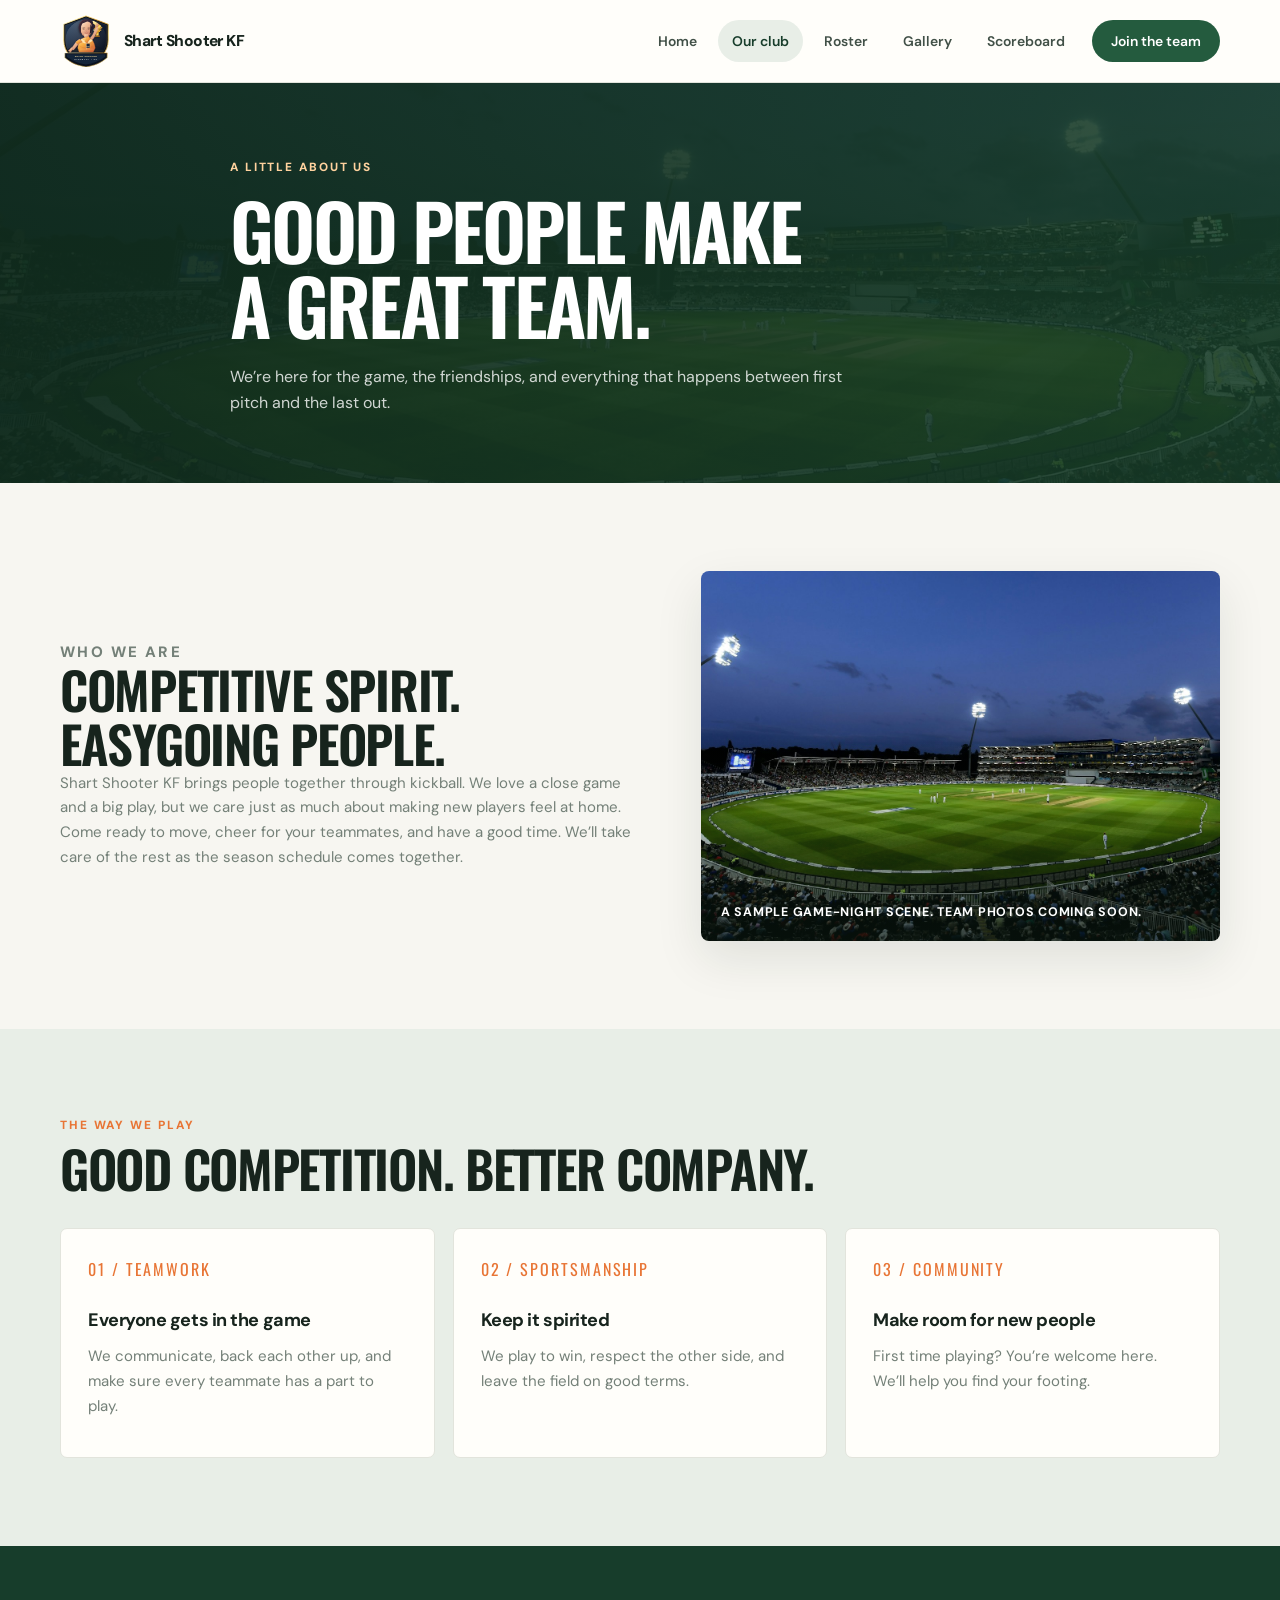
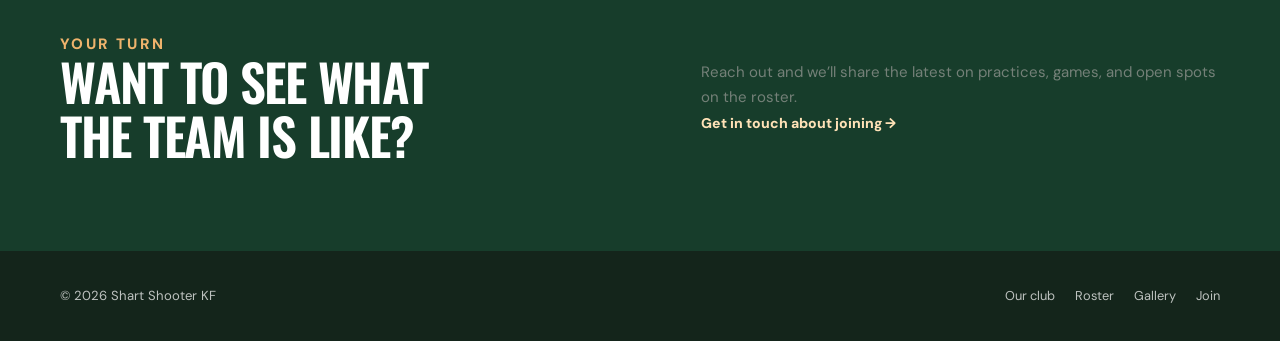
<file: about.html>
<!DOCTYPE html>
<html lang="en">
  <head>
    <meta charset="UTF-8" />
    <meta name="viewport" content="width=device-width, initial-scale=1.0" />
    <meta name="description" content="Learn what makes Shart Shooter KF a welcoming, competitive community kickball team." />
    <title>Our Club | Shart Shooter KF</title>
    <link rel="stylesheet" href="styles.css" />
  </head>
  <body>
    <header class="site-header">
      <div class="container nav-wrap">
        <a href="index.html" class="brand" aria-label="Shart Shooter KF home">
          <img src="logo.svg" alt="" class="brand-logo" />
          <span>Shart Shooter KF</span>
        </a>
        <nav class="main-nav" aria-label="Main navigation">
          <a href="index.html">Home</a>
          <a href="about.html" class="active" aria-current="page">Our club</a>
          <a href="roster.html">Roster</a>
          <a href="gallery.html">Gallery</a>
          <a href="record.html">Scoreboard</a>
          <a href="membership.html" class="nav-cta">Join the team</a>
        </nav>
      </div>
    </header>

    <main>
      <section class="page-hero">
        <div class="container narrow">
          <p class="eyebrow">A little about us</p>
          <h1>Good people make a great team.</h1>
          <p class="page-intro">We’re here for the game, the friendships, and everything that happens between first pitch and the last out.</p>
        </div>
      </section>

      <section class="section">
        <div class="container two-col">
          <div>
            <p class="eyebrow">Who we are</p>
            <h2>Competitive spirit. Easygoing people.</h2>
            <p>
              Shart Shooter KF brings people together through kickball. We love a close game and
              a big play, but we care just as much about making new players feel at home.
            </p>
            <p>
              Come ready to move, cheer for your teammates, and have a good time. We’ll take care
              of the rest as the season schedule comes together.
            </p>
          </div>
          <div class="about-image" role="img" aria-label="Sample sports field and crowd under stadium lights">
            <span class="image-caption">A sample game-night scene. Team photos coming soon.</span>
          </div>
        </div>
      </section>

      <section class="section values-section">
        <div class="container">
          <div class="section-heading">
            <div>
              <p class="eyebrow">The way we play</p>
              <h2>Good competition. Better company.</h2>
            </div>
          </div>

          <div class="three-up">
            <article class="info-card">
              <span class="card-index">01 / TEAMWORK</span>
              <h3>Everyone gets in the game</h3>
              <p>We communicate, back each other up, and make sure every teammate has a part to play.</p>
            </article>
            <article class="info-card">
              <span class="card-index">02 / SPORTSMANSHIP</span>
              <h3>Keep it spirited</h3>
              <p>We play to win, respect the other side, and leave the field on good terms.</p>
            </article>
            <article class="info-card">
              <span class="card-index">03 / COMMUNITY</span>
              <h3>Make room for new people</h3>
              <p>First time playing? You’re welcome here. We’ll help you find your footing.</p>
            </article>
          </div>
        </div>
      </section>

      <section class="section section-green">
        <div class="container two-col">
          <div>
            <p class="eyebrow">Your turn</p>
            <h2>Want to see what the team is like?</h2>
          </div>
          <div>
            <p>Reach out and we’ll share the latest on practices, games, and open spots on the roster.</p>
            <a href="membership.html" class="text-link">Get in touch about joining <span aria-hidden="true">→</span></a>
          </div>
        </div>
      </section>
    </main>

    <footer class="site-footer">
      <div class="container footer-wrap">
        <p>© <span id="year"></span> Shart Shooter KF</p>
        <div class="footer-links">
          <a href="about.html">Our club</a>
          <a href="roster.html">Roster</a>
          <a href="gallery.html">Gallery</a>
          <a href="membership.html">Join</a>
        </div>
      </div>
    </footer>

    <script src="script.js"></script>
  </body>
</html>
</file>
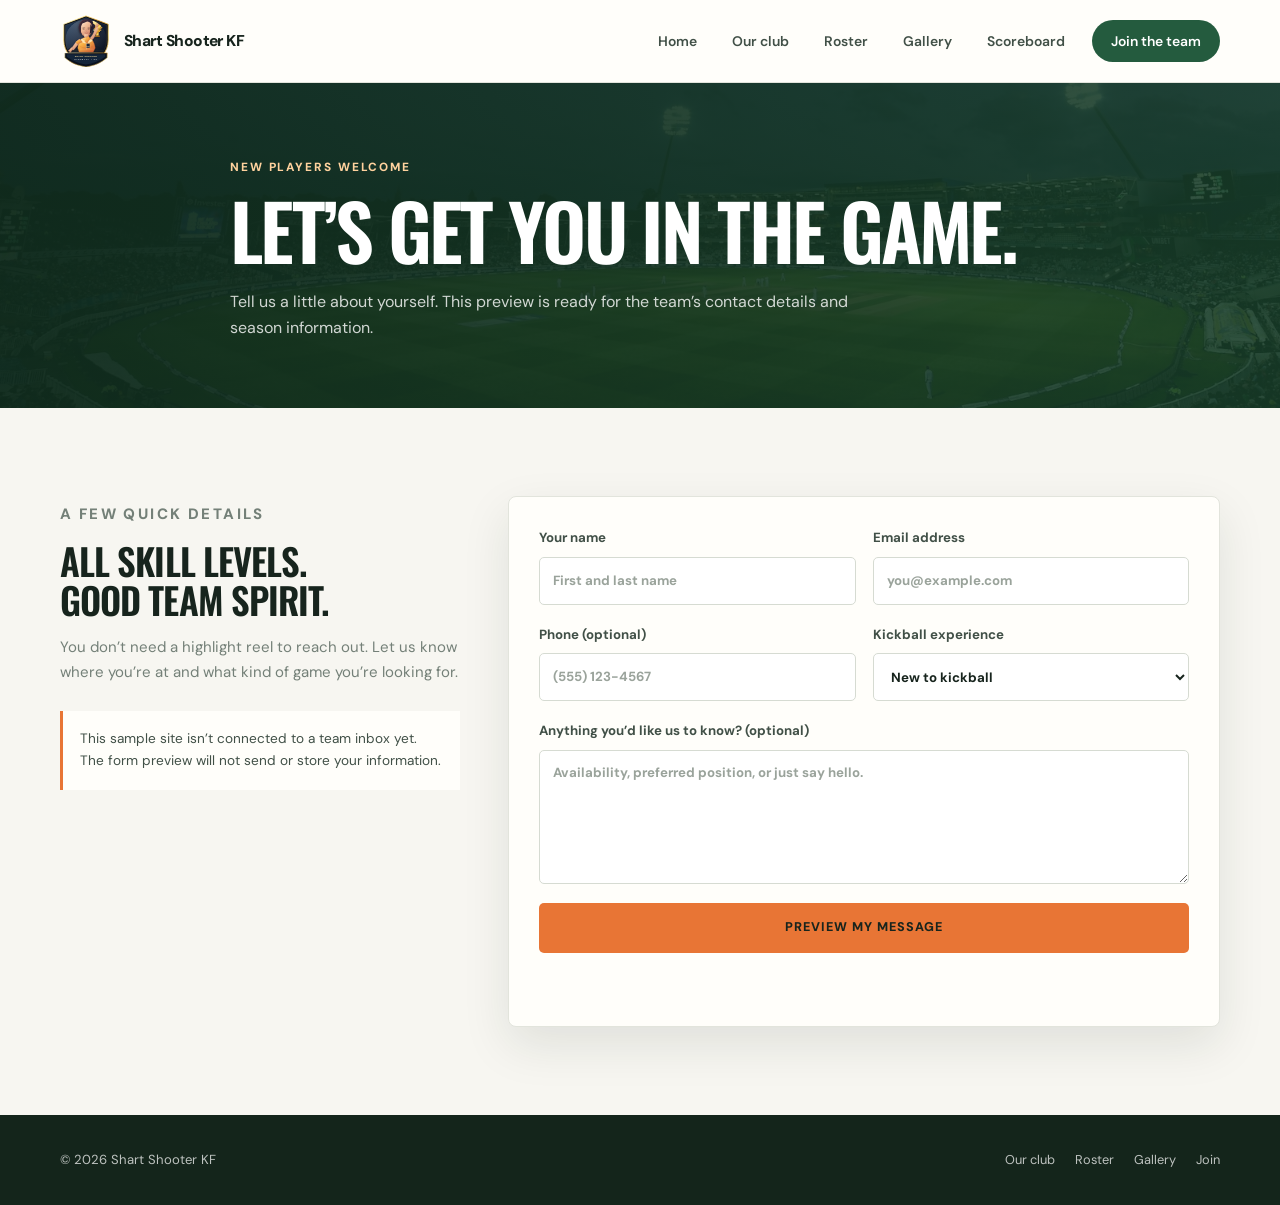
<file: membership.html>
<!DOCTYPE html>
<html lang="en">
  <head>
    <meta charset="UTF-8" />
    <meta name="viewport" content="width=device-width, initial-scale=1.0" />
    <meta name="description" content="Interested in joining Shart Shooter KF? Tell us a little about yourself and your kickball experience." />
    <title>Join the Team | Shart Shooter KF</title>
    <link rel="stylesheet" href="styles.css" />
  </head>
  <body>
    <header class="site-header">
      <div class="container nav-wrap">
        <a href="index.html" class="brand" aria-label="Shart Shooter KF home">
          <img src="logo.svg" alt="" class="brand-logo" />
          <span>Shart Shooter KF</span>
        </a>
        <nav class="main-nav" aria-label="Main navigation">
          <a href="index.html">Home</a>
          <a href="about.html">Our club</a>
          <a href="roster.html">Roster</a>
          <a href="gallery.html">Gallery</a>
          <a href="record.html">Scoreboard</a>
          <a href="membership.html" class="nav-cta active" aria-current="page">Join the team</a>
        </nav>
      </div>
    </header>

    <main>
      <section class="page-hero">
        <div class="container narrow">
          <p class="eyebrow">New players welcome</p>
          <h1>Let’s get you in the game.</h1>
          <p class="page-intro">Tell us a little about yourself. This preview is ready for the team’s contact details and season information.</p>
        </div>
      </section>

      <section class="section">
        <div class="container form-layout">
          <aside class="form-aside">
            <p class="eyebrow">A few quick details</p>
            <h2>All skill levels. Good team spirit.</h2>
            <p>You don’t need a highlight reel to reach out. Let us know where you’re at and what kind of game you’re looking for.</p>
            <p class="contact-note">This sample site isn’t connected to a team inbox yet. The form preview will not send or store your information.</p>
          </aside>
          <div class="form-shell">
            <form class="membership-form" id="membershipForm">
              <div class="field-row">
                <label>
                  Your name
                  <input type="text" name="name" autocomplete="name" placeholder="First and last name" required />
                </label>
                <label>
                  Email address
                  <input type="email" name="email" autocomplete="email" placeholder="you@example.com" required />
                </label>
              </div>

              <div class="field-row">
                <label>
                  Phone (optional)
                  <input type="tel" name="phone" autocomplete="tel" placeholder="(555) 123-4567" />
                </label>
                <label>
                  Kickball experience
                  <select name="experience">
                    <option value="new">New to kickball</option>
                    <option value="some">Played a little</option>
                    <option value="league">League experience</option>
                    <option value="any">I’m happy to play anywhere</option>
                  </select>
                </label>
              </div>

              <label>
                Anything you’d like us to know? (optional)
                <textarea name="message" rows="5" placeholder="Availability, preferred position, or just say hello."></textarea>
              </label>

              <button type="submit" class="btn primary wide">Preview my message</button>
              <p class="form-note" id="formStatus" aria-live="polite"></p>
            </form>
          </div>
        </div>
      </section>
    </main>

    <footer class="site-footer">
      <div class="container footer-wrap">
        <p>© <span id="year"></span> Shart Shooter KF</p>
        <div class="footer-links">
          <a href="about.html">Our club</a>
          <a href="roster.html">Roster</a>
          <a href="gallery.html">Gallery</a>
          <a href="membership.html">Join</a>
        </div>
      </div>
    </footer>

    <script src="script.js"></script>
  </body>
</html>
</file>
<file: styles.css>
@import url("https://fonts.googleapis.com/css2?family=DM+Sans:wght@400;500;600;700;800&family=Oswald:wght@500;600;700&display=swap");

:root {
  color-scheme: light;
  --ink: #17241d;
  --ink-soft: #415047;
  --muted: #748078;
  --paper: #f7f6f1;
  --white: #fffefa;
  --green: #245b3e;
  --green-dark: #173d2b;
  --green-pale: #e8eee7;
  --orange: #e87535;
  --orange-pale: #fbefe6;
  --line: #e2e4dc;
  --shadow: 0 18px 48px rgba(22, 38, 28, 0.1);
}

* {
  box-sizing: border-box;
}

[hidden] {
  display: none !important;
}

html {
  scroll-behavior: smooth;
}

body {
  margin: 0;
  background: var(--paper);
  color: var(--ink);
  font-family: "DM Sans", "Segoe UI", sans-serif;
  font-size: 16px;
  line-height: 1.65;
  -webkit-font-smoothing: antialiased;
}

a {
  color: inherit;
  text-decoration: none;
}

button,
input,
select,
textarea {
  font: inherit;
}

button,
a,
input,
select,
textarea {
  -webkit-tap-highlight-color: transparent;
}

a:focus-visible,
button:focus-visible,
input:focus-visible,
select:focus-visible,
textarea:focus-visible {
  outline: 3px solid rgba(232, 117, 53, 0.7);
  outline-offset: 3px;
}

.container {
  width: min(1160px, calc(100% - 48px));
  margin-inline: auto;
}

.site-header {
  position: sticky;
  top: 0;
  z-index: 20;
  background: rgba(255, 254, 250, 0.96);
  border-bottom: 1px solid var(--line);
  backdrop-filter: blur(14px);
}

.nav-wrap {
  display: flex;
  min-height: 82px;
  align-items: center;
  justify-content: space-between;
  gap: 30px;
}

.brand {
  display: inline-flex;
  align-items: center;
  gap: 12px;
  flex: 0 0 auto;
  font-size: 0.98rem;
  font-weight: 800;
  letter-spacing: -0.035em;
}

.brand-logo {
  width: 52px;
  height: 52px;
  object-fit: contain;
}

.main-nav {
  display: flex;
  align-items: center;
  justify-content: flex-end;
  gap: 7px;
}

.main-nav a {
  border-radius: 999px;
  color: var(--ink-soft);
  font-size: 0.87rem;
  font-weight: 600;
  padding: 10px 14px;
  transition: background 160ms ease, color 160ms ease;
}

.main-nav a:hover,
.main-nav a.active {
  background: var(--green-pale);
  color: var(--green-dark);
}

.main-nav a.nav-cta {
  margin-left: 6px;
  background: var(--green);
  color: white;
  padding-inline: 19px;
}

.main-nav a.nav-cta:hover {
  background: var(--green-dark);
}

.hero {
  position: relative;
  display: flex;
  min-height: min(700px, calc(100svh - 82px));
  align-items: center;
  overflow: hidden;
  color: white;
  background-color: #1b3929;
  background-image:
    linear-gradient(90deg, rgba(10, 25, 17, 0.88) 0%, rgba(12, 27, 19, 0.66) 43%, rgba(11, 25, 18, 0.14) 100%),
    linear-gradient(0deg, rgba(11, 24, 17, 0.3), transparent 40%),
    url("assets/kickball-field.jpg");
  background-position: center, center, center 58%;
  background-size: cover;
}

.hero::after {
  position: absolute;
  right: 0;
  bottom: 0;
  left: 0;
  height: 6px;
  background: linear-gradient(90deg, var(--orange) 0 34%, #f1c96e 34% 50%, transparent 50%);
  content: "";
}

.hero-grid {
  position: relative;
  z-index: 1;
  display: grid;
  grid-template-columns: minmax(0, 1fr) 300px;
  align-items: center;
  gap: 64px;
  padding-block: 84px;
}

.hero-copy {
  max-width: 720px;
}

.eyebrow {
  margin: 0 0 16px;
  color: var(--orange);
  font-size: 0.74rem;
  font-weight: 800;
  letter-spacing: 0.16em;
  line-height: 1.4;
  text-transform: uppercase;
}

.hero .eyebrow {
  color: #ffd29e;
}

h1,
h2,
h3,
p {
  margin-top: 0;
}

h1,
h2,
h3 {
  text-wrap: balance;
}

.hero h1,
.page-hero h1 {
  margin-bottom: 22px;
  font-family: Oswald, Impact, sans-serif;
  font-size: clamp(3.6rem, 7vw, 6.7rem);
  font-weight: 600;
  letter-spacing: -0.035em;
  line-height: 0.98;
  text-transform: uppercase;
}

.hero h1 {
  max-width: 780px;
}

.lede {
  max-width: 590px;
  margin-bottom: 0;
  color: rgba(255, 255, 255, 0.86);
  font-size: clamp(1rem, 1.4vw, 1.13rem);
}

.hero-actions {
  display: flex;
  flex-wrap: wrap;
  gap: 12px;
  margin-top: 30px;
}

.btn {
  display: inline-flex;
  min-height: 50px;
  align-items: center;
  justify-content: center;
  border: 1px solid transparent;
  border-radius: 5px;
  cursor: pointer;
  font-size: 0.79rem;
  font-weight: 800;
  letter-spacing: 0.08em;
  padding: 0 21px;
  text-transform: uppercase;
  transition: background 160ms ease, color 160ms ease, transform 160ms ease;
}

.btn:hover {
  transform: translateY(-2px);
}

.btn.primary {
  background: var(--orange);
  color: #17241d;
}

.btn.primary:hover {
  background: #d56227;
}

.btn.secondary {
  border-color: rgba(255, 255, 255, 0.65);
  background: rgba(255, 255, 255, 0.07);
  color: white;
}

.btn.secondary:hover {
  background: rgba(255, 255, 255, 0.15);
}

.btn.wide {
  width: 100%;
}

.next-game {
  align-self: end;
  overflow: hidden;
  border: 1px solid rgba(255, 255, 255, 0.35);
  border-radius: 8px;
  background: rgba(18, 36, 25, 0.76);
  box-shadow: 0 20px 60px rgba(0, 0, 0, 0.2);
  backdrop-filter: blur(12px);
}

.next-game-heading {
  display: flex;
  align-items: center;
  justify-content: space-between;
  border-bottom: 1px solid rgba(255, 255, 255, 0.16);
  padding: 15px 18px;
}

.next-game-heading span:first-child {
  font-size: 0.71rem;
  font-weight: 800;
  letter-spacing: 0.12em;
  text-transform: uppercase;
}

.live-dot {
  display: inline-flex;
  align-items: center;
  gap: 7px;
  color: #d4e6d6;
  font-size: 0.68rem;
  font-weight: 700;
  text-transform: uppercase;
}

.live-dot::before {
  width: 7px;
  height: 7px;
  border-radius: 50%;
  background: #91d69e;
  content: "";
}

.matchup {
  display: grid;
  grid-template-columns: 1fr auto 1fr;
  align-items: center;
  gap: 12px;
  padding: 23px 18px 19px;
}

.matchup-team {
  display: grid;
  justify-items: center;
  gap: 8px;
  text-align: center;
}

.matchup-team img {
  width: 54px;
  height: 54px;
  object-fit: contain;
}

.opponent-mark {
  display: grid;
  width: 54px;
  height: 54px;
  place-items: center;
  border: 1px dashed rgba(255, 255, 255, 0.54);
  border-radius: 50%;
  color: rgba(255, 255, 255, 0.82);
  font-family: Oswald, Impact, sans-serif;
  font-size: 1.6rem;
}

.matchup-team strong {
  font-size: 0.7rem;
  line-height: 1.3;
}

.versus {
  color: #e9c78e;
  font-family: Oswald, Impact, sans-serif;
  font-size: 1.4rem;
}

.game-details {
  border-top: 1px solid rgba(255, 255, 255, 0.16);
  color: rgba(255, 255, 255, 0.8);
  font-size: 0.79rem;
  padding: 14px 18px 16px;
}

.game-details strong {
  display: block;
  color: white;
  font-size: 0.89rem;
}

.section {
  padding-block: 88px;
}

.section-heading {
  display: flex;
  align-items: end;
  justify-content: space-between;
  gap: 28px;
  margin-bottom: 32px;
}

.section-heading h2,
.two-col h2,
.section h2 {
  margin-bottom: 0;
  font-family: Oswald, Impact, sans-serif;
  font-size: clamp(2.2rem, 4vw, 3.55rem);
  font-weight: 600;
  letter-spacing: -0.025em;
  line-height: 1.05;
  text-transform: uppercase;
}

.section-heading .eyebrow {
  margin-bottom: 9px;
}

.text-link {
  color: var(--green);
  font-size: 0.88rem;
  font-weight: 800;
  white-space: nowrap;
}

.text-link:hover {
  color: var(--orange);
}

.stat-strip {
  display: grid;
  grid-template-columns: repeat(3, 1fr);
  border: 1px solid var(--line);
  border-radius: 8px;
  background: var(--white);
  box-shadow: var(--shadow);
}

.stat-item {
  display: flex;
  min-width: 0;
  min-height: 108px;
  align-items: center;
  gap: 16px;
  padding: 22px 28px;
}

.stat-item + .stat-item {
  border-left: 1px solid var(--line);
}

.stat-number {
  flex: 0 0 auto;
  color: var(--green);
  font-family: Oswald, Impact, sans-serif;
  font-size: 2.8rem;
  line-height: 1;
}

.stat-label {
  min-width: 0;
  color: var(--muted);
  font-size: 0.75rem;
  font-weight: 700;
  letter-spacing: 0.09em;
  line-height: 1.35;
  text-transform: uppercase;
}

.stat-caption {
  margin: 12px 0 0;
  color: var(--muted);
  font-size: 0.78rem;
}

.home-announcement {
  margin-top: 25px;
  padding: 18px 20px;
  border-left: 4px solid var(--orange);
  background: rgba(255, 254, 250, 0.92);
}

.home-announcement .eyebrow {
  margin-bottom: 6px;
}

.home-announcement h2 {
  margin-bottom: 5px;
  font-size: 1.2rem;
}

.home-announcement > p:last-child {
  margin-bottom: 0;
  color: var(--ink-soft);
  font-size: 0.9rem;
}

.club-section {
  background: var(--white);
}

.three-up {
  display: grid;
  grid-template-columns: repeat(3, minmax(0, 1fr));
  gap: 18px;
}

.info-card {
  min-height: 230px;
  padding: 27px;
  border: 1px solid var(--line);
  border-radius: 7px;
  background: #fffefa;
  transition: transform 180ms ease, box-shadow 180ms ease;
}

.info-card:hover {
  transform: translateY(-4px);
  box-shadow: var(--shadow);
}

.card-index {
  display: block;
  margin-bottom: 23px;
  color: var(--orange);
  font-family: Oswald, Impact, sans-serif;
  font-size: 1rem;
  letter-spacing: 0.12em;
}

.info-card h3,
.player-card h3 {
  margin-bottom: 9px;
  font-size: 1.13rem;
  letter-spacing: -0.025em;
}

.info-card p,
.two-col p,
.player-card p {
  margin-bottom: 0;
  color: var(--muted);
  font-size: 0.94rem;
}

.section-green {
  background: var(--green-dark);
  color: white;
}

.section-green .eyebrow {
  color: #eeb36c;
}

.section-green .text-link {
  color: #ffe2b7;
}

.section-green .text-link:hover {
  color: white;
}

.two-col {
  display: grid;
  grid-template-columns: 1fr 0.9fr;
  align-items: center;
  gap: 64px;
}

.two-col > p {
  max-width: 530px;
  color: rgba(255, 255, 255, 0.78);
  font-size: 1.05rem;
}

.page-hero {
  position: relative;
  overflow: hidden;
  padding: 76px 0 66px;
  background:
    linear-gradient(90deg, rgba(16, 43, 29, 0.96), rgba(24, 61, 41, 0.88)),
    url("assets/kickball-field.jpg") center 58% / cover;
  color: white;
}

.page-hero h1 {
  max-width: 800px;
  font-size: clamp(3rem, 6vw, 5.2rem);
}

.page-hero .eyebrow {
  color: #ffd29e;
}

.page-intro {
  max-width: 650px;
  margin: 18px 0 0;
  color: rgba(255, 255, 255, 0.8);
}

.narrow {
  max-width: 820px;
}

.about-image {
  position: relative;
  min-height: 370px;
  border-radius: 8px;
  background:
    linear-gradient(0deg, rgba(10, 25, 17, 0.62), transparent 55%),
    url("assets/kickball-field.jpg") center / cover;
  box-shadow: var(--shadow);
}

.gallery-grid {
  display: grid;
  grid-template-columns: 1.3fr 0.85fr;
  grid-template-rows: repeat(2, minmax(210px, 1fr));
  gap: 18px;
}

.gallery-upload-panel {
  display: grid;
  grid-template-columns: minmax(0, 1fr) auto;
  align-items: center;
  gap: 12px 30px;
  margin-bottom: 34px;
  padding: 26px 28px 20px;
  border: 1px solid var(--line);
  border-radius: 7px;
  background: var(--white);
  box-shadow: var(--shadow);
}

.gallery-upload-panel .eyebrow {
  margin-bottom: 7px;
}

.gallery-upload-panel h2 {
  margin-bottom: 6px;
  font-family: Oswald, Impact, sans-serif;
  font-size: clamp(1.6rem, 3vw, 2.2rem);
  font-weight: 600;
  line-height: 1.1;
  text-transform: uppercase;
}

.gallery-upload-panel p:not(.eyebrow):not(.upload-status) {
  max-width: 600px;
  margin-bottom: 0;
  color: var(--muted);
  font-size: 0.9rem;
}

.upload-actions {
  display: grid;
  justify-items: center;
  gap: 8px;
}

.upload-button {
  cursor: pointer;
}

.visually-hidden {
  position: absolute;
  width: 1px;
  height: 1px;
  overflow: hidden;
  clip: rect(0, 0, 0, 0);
  white-space: nowrap;
  clip-path: inset(50%);
}

.visually-hidden:focus-visible + .upload-hint {
  outline: 3px solid rgba(232, 117, 53, 0.7);
  outline-offset: 3px;
}

.upload-hint,
.gallery-section-heading > span {
  color: var(--muted);
  font-size: 0.73rem;
}

.upload-status {
  grid-column: 1 / -1;
  min-height: 22px;
  margin: 0;
  color: var(--green);
  font-size: 0.84rem;
}

.upload-status.error {
  color: #a2432c;
}

.gallery-section-heading {
  display: flex;
  align-items: baseline;
  justify-content: space-between;
  gap: 16px;
  margin: 0 0 17px;
}

.gallery-section-heading h2 {
  margin: 0;
  font-family: Oswald, Impact, sans-serif;
  font-size: 1.8rem;
  font-weight: 600;
  text-transform: uppercase;
}

.gallery-admin-link {
  margin: -20px 0 25px;
  text-align: right;
}

.gallery-data-status {
  color: var(--muted);
  font-size: 0.85rem;
}

.gallery-data-status.error {
  color: #a2432c;
}

.uploaded-gallery:empty {
  display: none;
}

.uploaded-gallery:not(:empty) {
  grid-template-columns: repeat(3, minmax(0, 1fr));
  grid-template-rows: auto;
  margin-bottom: 38px;
}

.uploaded-photo {
  position: relative;
  min-width: 0;
  overflow: hidden;
  border: 1px solid var(--line);
  border-radius: 7px;
  background: var(--white);
  box-shadow: var(--shadow);
}

.uploaded-photo img {
  display: block;
  width: 100%;
  height: 245px;
  object-fit: cover;
  background: var(--green-pale);
}

.uploaded-photo figcaption {
  display: flex;
  min-height: 58px;
  align-items: center;
  justify-content: space-between;
  gap: 10px;
  padding: 10px 13px;
}

.uploaded-photo figcaption span {
  overflow: hidden;
  color: var(--ink-soft);
  font-size: 0.84rem;
  font-weight: 700;
  text-overflow: ellipsis;
  white-space: nowrap;
}

.remove-photo {
  flex: 0 0 auto;
  border: 0;
  border-radius: 4px;
  background: var(--orange-pale);
  color: #8c4726;
  cursor: pointer;
  font-size: 0.72rem;
  font-weight: 800;
  padding: 7px 9px;
}

.remove-photo:hover {
  background: #f4dfd0;
}

.admin-container {
  max-width: 900px;
}

.admin-config-message {
  margin-bottom: 22px;
  border-left: 4px solid var(--orange);
  border-radius: 5px;
  background: var(--orange-pale);
  color: #70452d;
  padding: 20px 23px;
}

.admin-config-message h2 {
  margin-bottom: 8px;
  font-family: Oswald, Impact, sans-serif;
  font-size: 1.5rem;
  font-weight: 600;
  text-transform: uppercase;
}

.admin-config-message p {
  margin-bottom: 0;
  font-size: 0.9rem;
}

.admin-config-message a {
  color: #70452d;
  font-weight: 800;
  text-decoration: underline;
}

.admin-config-message code {
  border-radius: 3px;
  background: rgba(0, 0, 0, 0.06);
  padding: 2px 4px;
}

.admin-login {
  display: grid;
  max-width: 480px;
  gap: 17px;
  margin-inline: auto;
}

.admin-login h2 {
  margin: -10px 0 0;
  font-family: Oswald, Impact, sans-serif;
  font-size: 2rem;
  font-weight: 600;
  text-transform: uppercase;
}

.admin-status {
  min-height: 22px;
  margin: 0;
  color: var(--green);
  font-size: 0.86rem;
}

.admin-status.error {
  color: #a2432c;
}

.admin-dashboard-heading {
  display: flex;
  align-items: flex-start;
  justify-content: space-between;
  gap: 20px;
  margin-bottom: 22px;
}

.admin-dashboard-heading .eyebrow {
  margin-bottom: 8px;
}

.admin-dashboard-heading h2 {
  margin-bottom: 5px;
  font-family: Oswald, Impact, sans-serif;
  font-size: clamp(2rem, 4vw, 2.8rem);
  font-weight: 600;
  text-transform: uppercase;
}

.admin-dashboard-heading p:last-child {
  margin-bottom: 0;
  color: var(--muted);
  font-size: 0.84rem;
}

.admin-signout {
  flex: 0 0 auto;
  color: var(--ink);
}

.admin-panel {
  margin-top: 16px;
  border: 1px solid var(--line);
  border-radius: 7px;
  background: var(--white);
  box-shadow: 0 8px 26px rgba(22, 38, 28, 0.05);
}

.admin-panel > summary {
  cursor: pointer;
  font-size: 1rem;
  font-weight: 800;
  list-style-position: inside;
  padding: 18px 20px;
}

.admin-panel[open] > summary {
  border-bottom: 1px solid var(--line);
}

.admin-form {
  display: grid;
  gap: 16px;
  padding: 20px;
}

.admin-form .field-row {
  gap: 14px;
}

.admin-form input[type="file"] {
  min-height: auto;
  padding: 9px;
}

.admin-form input[type="checkbox"] {
  width: 18px;
  min-height: 18px;
  accent-color: var(--green);
}

.admin-form .checkbox-label {
  display: flex;
  align-items: center;
  gap: 10px;
}

.admin-form-actions {
  display: flex;
  flex-wrap: wrap;
  gap: 10px;
}

.admin-form button:disabled,
.admin-row-actions button:disabled {
  cursor: wait;
  opacity: 0.55;
}

.admin-record-list {
  display: grid;
  padding: 0 20px 20px;
}

.admin-record-row {
  display: flex;
  align-items: center;
  justify-content: space-between;
  gap: 16px;
  border-top: 1px solid var(--line);
  padding: 13px 0;
}

.admin-record-row > div:first-child {
  display: grid;
  min-width: 0;
  gap: 3px;
}

.admin-record-row strong {
  overflow: hidden;
  font-size: 0.88rem;
  text-overflow: ellipsis;
}

.admin-record-row span {
  overflow: hidden;
  color: var(--muted);
  font-size: 0.77rem;
  text-overflow: ellipsis;
}

.admin-row-actions {
  display: flex;
  flex: 0 0 auto;
  gap: 12px;
}

.admin-text-button {
  border: 0;
  background: none;
  color: var(--green);
  cursor: pointer;
  font-size: 0.78rem;
  font-weight: 800;
  padding: 5px 0;
}

.admin-text-button:hover {
  text-decoration: underline;
}

.admin-text-button.danger {
  color: #a2432c;
}

.sample-gallery-heading {
  margin-top: 40px;
}

.gallery-card {
  position: relative;
  display: flex;
  min-height: 245px;
  overflow: hidden;
  flex-direction: column;
  justify-content: flex-end;
  margin: 0;
  border-radius: 7px;
  background: var(--green-dark);
  box-shadow: var(--shadow);
}

.gallery-feature {
  grid-row: span 2;
  min-height: 490px;
}

.gallery-card > img {
  position: absolute;
  inset: 0;
  width: 100%;
  height: 100%;
  object-fit: cover;
}

.gallery-card::after {
  position: absolute;
  inset: 35% 0 0;
  background: linear-gradient(0deg, rgba(10, 25, 17, 0.86), transparent);
  content: "";
}

.gallery-card figcaption {
  position: relative;
  z-index: 1;
  display: grid;
  gap: 3px;
  padding: 21px 23px;
  color: white;
}

.gallery-card figcaption span {
  color: #ffd29e;
  font-size: 0.69rem;
  font-weight: 800;
  letter-spacing: 0.13em;
  text-transform: uppercase;
}

.gallery-card figcaption strong {
  font-size: 1.08rem;
}

.gallery-art {
  display: grid;
  flex: 1;
  place-items: center;
  background:
    radial-gradient(circle at 50% 40%, rgba(245, 212, 119, 0.18), transparent 35%),
    linear-gradient(140deg, #254a34, #14271d);
}

.gallery-art img {
  width: 140px;
  height: 140px;
  filter: drop-shadow(0 12px 20px rgba(0, 0, 0, 0.28));
}

.gallery-note-card {
  display: flex;
  min-height: 210px;
  flex-direction: column;
  align-items: flex-start;
  justify-content: center;
  padding: 27px;
  border: 1px solid var(--line);
  border-radius: 7px;
  background: var(--white);
}

.gallery-note-card .eyebrow {
  margin-bottom: 10px;
}

.gallery-note-card h2 {
  margin-bottom: 10px;
  font-family: Oswald, Impact, sans-serif;
  font-size: 1.7rem;
  line-height: 1.1;
  text-transform: uppercase;
}

.gallery-note-card p:not(.eyebrow) {
  margin-bottom: 16px;
  color: var(--muted);
  font-size: 0.88rem;
}

.image-caption {
  position: absolute;
  right: 20px;
  bottom: 18px;
  left: 20px;
  color: white;
  font-size: 0.78rem;
  font-weight: 700;
  letter-spacing: 0.06em;
  text-transform: uppercase;
}

.values-section {
  background: var(--green-pale);
}

.sample-note {
  margin: 0 0 24px;
  border-left: 3px solid var(--orange);
  background: var(--orange-pale);
  color: #70452d;
  font-size: 0.88rem;
  padding: 13px 16px;
}

.roster-grid {
  display: grid;
  grid-template-columns: repeat(3, minmax(0, 1fr));
  gap: 18px;
}

.player-card {
  display: flex;
  min-height: 168px;
  align-items: center;
  gap: 18px;
  padding: 22px;
  border: 1px solid var(--line);
  border-radius: 7px;
  background: var(--white);
}

.player-number {
  display: grid;
  width: 56px;
  height: 64px;
  flex: 0 0 auto;
  place-items: center;
  border-radius: 4px;
  background: var(--green);
  color: white;
  font-family: Oswald, Impact, sans-serif;
  font-size: 1.5rem;
}

.player-card h3 {
  font-size: 1rem;
}

.player-card p {
  font-size: 0.84rem;
}

.roster-cta {
  display: flex;
  align-items: center;
  gap: 18px;
  margin-top: 30px;
}

.roster-cta p {
  margin: 0;
  color: var(--ink-soft);
  font-weight: 700;
}

.record-summary {
  display: grid;
  grid-template-columns: repeat(4, minmax(0, 1fr));
  gap: 14px;
  margin-bottom: 26px;
}

.summary-box {
  padding: 20px;
  border: 1px solid var(--line);
  border-radius: 7px;
  background: var(--white);
}

.summary-box span {
  display: block;
  color: var(--muted);
  font-size: 0.7rem;
  font-weight: 700;
  letter-spacing: 0.1em;
  text-transform: uppercase;
}

.summary-box strong {
  display: block;
  margin-top: 6px;
  color: var(--green);
  font-family: Oswald, Impact, sans-serif;
  font-size: 2.2rem;
  font-weight: 600;
  line-height: 1;
}

.table-wrap {
  overflow-x: auto;
  border: 1px solid var(--line);
  border-radius: 7px;
  background: var(--white);
}

.record-table {
  width: 100%;
  border-collapse: collapse;
  text-align: left;
}

.record-table th,
.record-table td {
  padding: 17px 20px;
  border-bottom: 1px solid var(--line);
  white-space: nowrap;
}

.record-table th {
  background: #eef1eb;
  color: var(--ink-soft);
  font-size: 0.72rem;
  font-weight: 800;
  letter-spacing: 0.1em;
  text-transform: uppercase;
}

.record-table td {
  color: var(--ink-soft);
  font-size: 0.89rem;
}

.record-table .empty-state {
  padding: 38px 20px;
  color: var(--muted);
  text-align: center;
}

.record-table tr:last-child td {
  border-bottom: 0;
}

.result {
  display: inline-flex;
  min-width: 54px;
  justify-content: center;
  border-radius: 999px;
  background: var(--green-pale);
  color: var(--green);
  font-size: 0.73rem;
  font-weight: 800;
  padding: 4px 9px;
}

.result.loss {
  background: var(--orange-pale);
  color: #99512c;
}

.form-layout {
  display: grid;
  grid-template-columns: 0.72fr 1.28fr;
  align-items: start;
  gap: 48px;
}

.form-aside {
  padding-top: 8px;
}

.form-aside h2 {
  margin-bottom: 15px;
  font-family: Oswald, Impact, sans-serif;
  font-size: 2.3rem;
  font-weight: 600;
  line-height: 1.08;
  text-transform: uppercase;
}

.form-aside p {
  color: var(--muted);
  font-size: 0.94rem;
}

.form-aside .contact-note {
  margin-top: 26px;
  padding: 17px;
  border-left: 3px solid var(--orange);
  background: var(--white);
  color: var(--ink-soft);
  font-size: 0.85rem;
}

.form-shell {
  padding: 30px;
  border: 1px solid var(--line);
  border-radius: 8px;
  background: var(--white);
  box-shadow: var(--shadow);
}

.membership-form {
  display: grid;
  gap: 19px;
}

.field-row {
  display: grid;
  grid-template-columns: repeat(2, minmax(0, 1fr));
  gap: 17px;
}

label {
  display: grid;
  gap: 8px;
  color: var(--ink-soft);
  font-size: 0.83rem;
  font-weight: 700;
}

input,
select,
textarea {
  width: 100%;
  min-height: 48px;
  border: 1px solid #d6dbd2;
  border-radius: 5px;
  background: white;
  color: var(--ink);
  padding: 11px 13px;
}

input::placeholder,
textarea::placeholder {
  color: #9aa39b;
}

textarea {
  min-height: 132px;
  resize: vertical;
}

.form-note {
  min-height: 24px;
  margin: 0;
  color: var(--green);
  font-size: 0.85rem;
}

.site-footer {
  background: #14251b;
  color: rgba(255, 255, 255, 0.72);
}

.footer-wrap {
  display: flex;
  min-height: 90px;
  align-items: center;
  justify-content: space-between;
  gap: 18px;
  padding-block: 16px;
}

.footer-wrap p {
  margin: 0;
  font-size: 0.82rem;
}

.footer-links {
  display: flex;
  flex-wrap: wrap;
  gap: 20px;
}

.footer-links a {
  font-size: 0.8rem;
}

.footer-links a:hover {
  color: white;
}

@media (max-width: 900px) {
  .hero-grid {
    grid-template-columns: minmax(0, 1fr) 260px;
    gap: 28px;
  }

  .roster-grid,
  .three-up {
    grid-template-columns: repeat(2, minmax(0, 1fr));
  }

  .form-layout {
    grid-template-columns: 1fr;
    gap: 28px;
  }
}

@media (max-width: 700px) {
  .container {
    width: min(100% - 32px, 560px);
  }

  .nav-wrap {
    min-height: auto;
    align-items: flex-start;
    flex-direction: column;
    gap: 10px;
    padding-block: 12px;
  }

  .brand-logo {
    width: 44px;
    height: 44px;
  }

  .main-nav {
    width: 100%;
    justify-content: flex-start;
    gap: 3px;
    overflow-x: auto;
    padding-bottom: 2px;
  }

  .main-nav a {
    flex: 0 0 auto;
    padding: 8px 10px;
    font-size: 0.76rem;
  }

  .main-nav a.nav-cta {
    margin-left: 0;
  }

  .hero {
    min-height: auto;
    background-position: center, center, 60% center;
  }

  .hero-grid {
    grid-template-columns: 1fr;
    gap: 36px;
    padding-block: 70px 54px;
  }

  .hero h1 {
    font-size: clamp(3.2rem, 15vw, 5rem);
  }

  .next-game {
    width: min(100%, 380px);
  }

  .section {
    padding-block: 64px;
  }

  .section-heading {
    align-items: flex-start;
    flex-direction: column;
    gap: 12px;
  }

  .stat-strip {
    grid-template-columns: 1fr;
  }

  .stat-item {
    width: 100%;
    min-height: 88px;
    padding: 18px 22px;
  }

  .stat-item + .stat-item {
    border-top: 1px solid var(--line);
    border-left: 0;
  }

  .three-up,
  .roster-grid {
    grid-template-columns: 1fr;
  }

  .gallery-grid {
    grid-template-columns: 1fr;
    grid-template-rows: auto;
  }

  .uploaded-gallery:not(:empty) {
    grid-template-columns: 1fr;
  }

  .gallery-upload-panel {
    grid-template-columns: 1fr;
    padding: 22px 18px 16px;
  }

  .upload-actions {
    justify-items: start;
  }

  .gallery-section-heading h2 {
    font-size: 1.55rem;
  }

  .gallery-feature {
    grid-row: auto;
    min-height: 310px;
  }

  .gallery-mark {
    min-height: 270px;
  }

  .two-col {
    grid-template-columns: 1fr;
    gap: 24px;
  }

  .about-image {
    min-height: 260px;
  }

  .page-hero {
    padding-block: 60px 48px;
  }

  .page-hero h1 {
    font-size: clamp(2.8rem, 13vw, 4.5rem);
  }

  .record-summary {
    grid-template-columns: repeat(2, minmax(0, 1fr));
    gap: 10px;
  }

  .roster-cta {
    align-items: flex-start;
    flex-direction: column;
  }

  .summary-box {
    padding: 17px;
  }

  .table-wrap {
    margin-inline: -2px;
  }

  .record-table th,
  .record-table td {
    padding: 14px;
  }

  .form-shell {
    padding: 21px 17px;
  }

  .admin-dashboard-heading {
    flex-direction: column;
  }

  .admin-record-row {
    align-items: flex-start;
  }

  .field-row {
    grid-template-columns: 1fr;
  }

  .footer-wrap {
    align-items: flex-start;
    flex-direction: column;
    justify-content: center;
  }
}

@media (prefers-reduced-motion: reduce) {
  *,
  *::before,
  *::after {
    scroll-behavior: auto !important;
    transition-duration: 0.01ms !important;
  }
}
</file>
